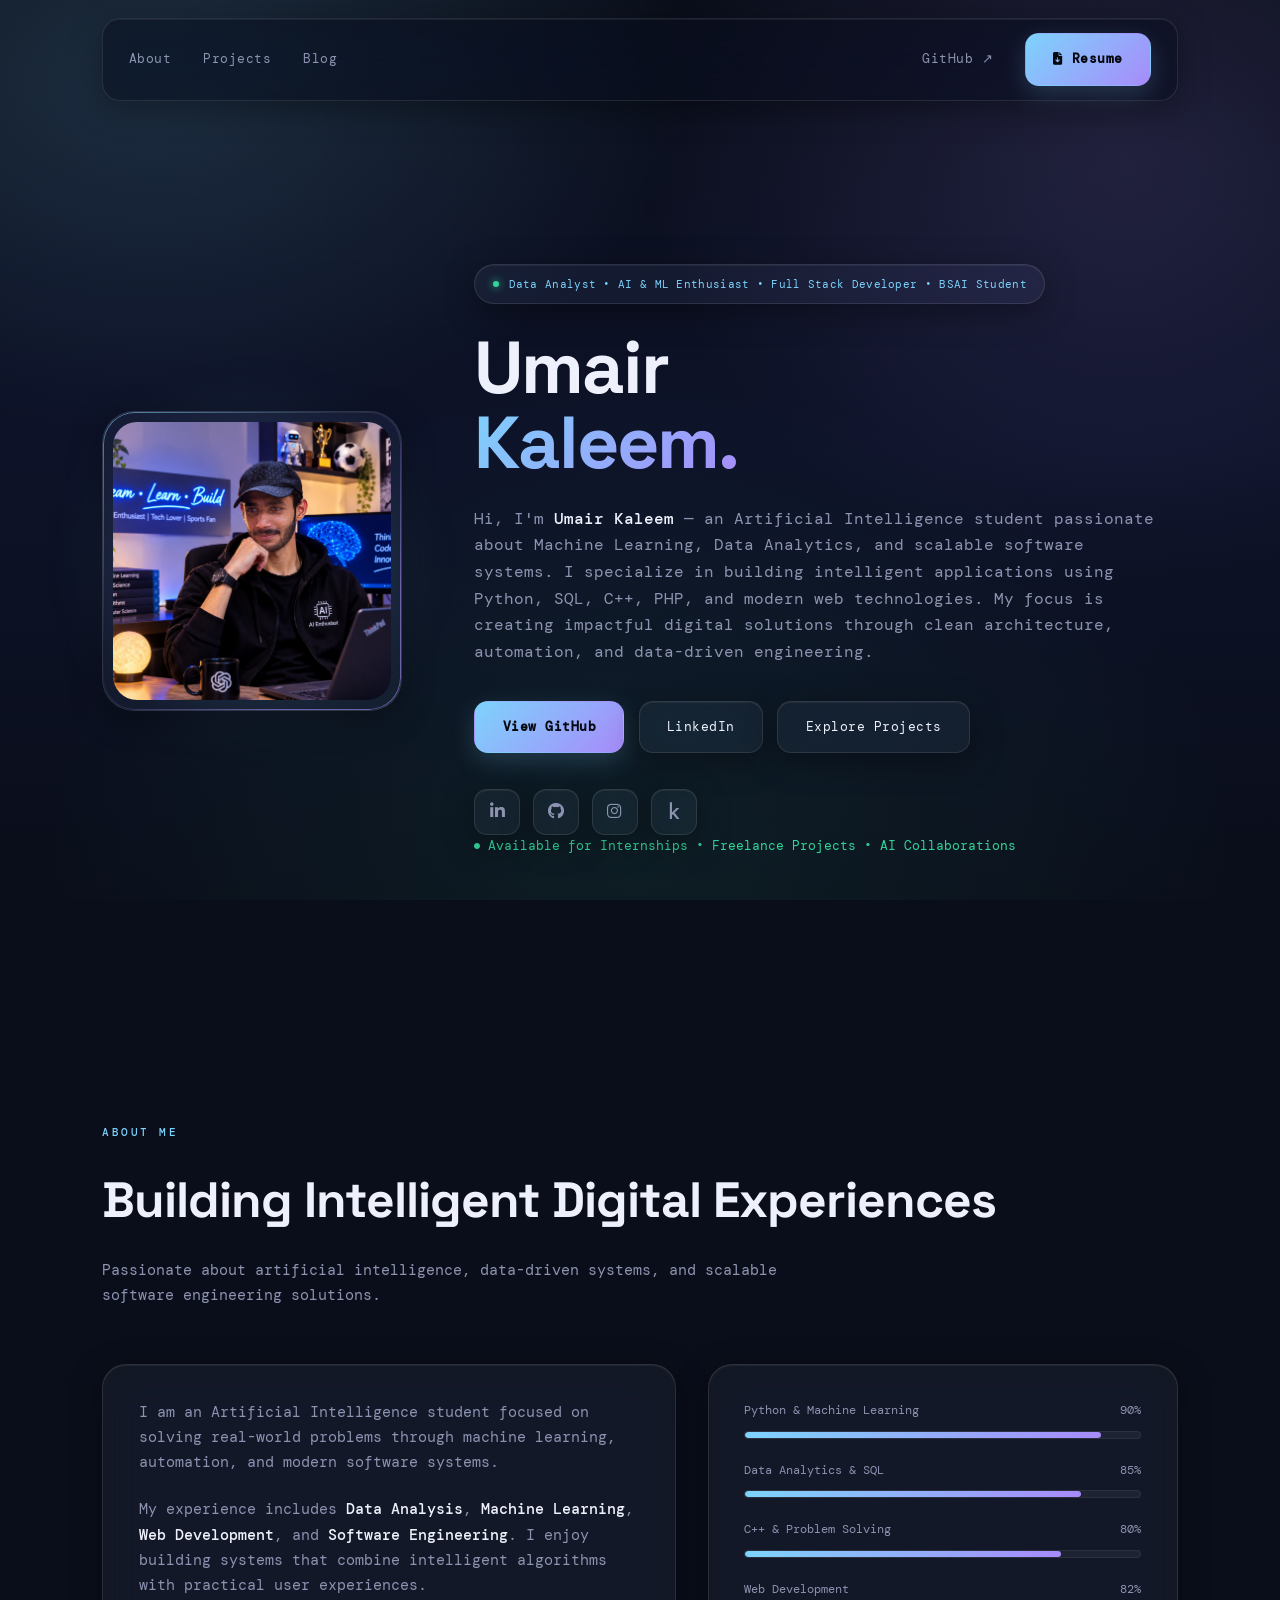
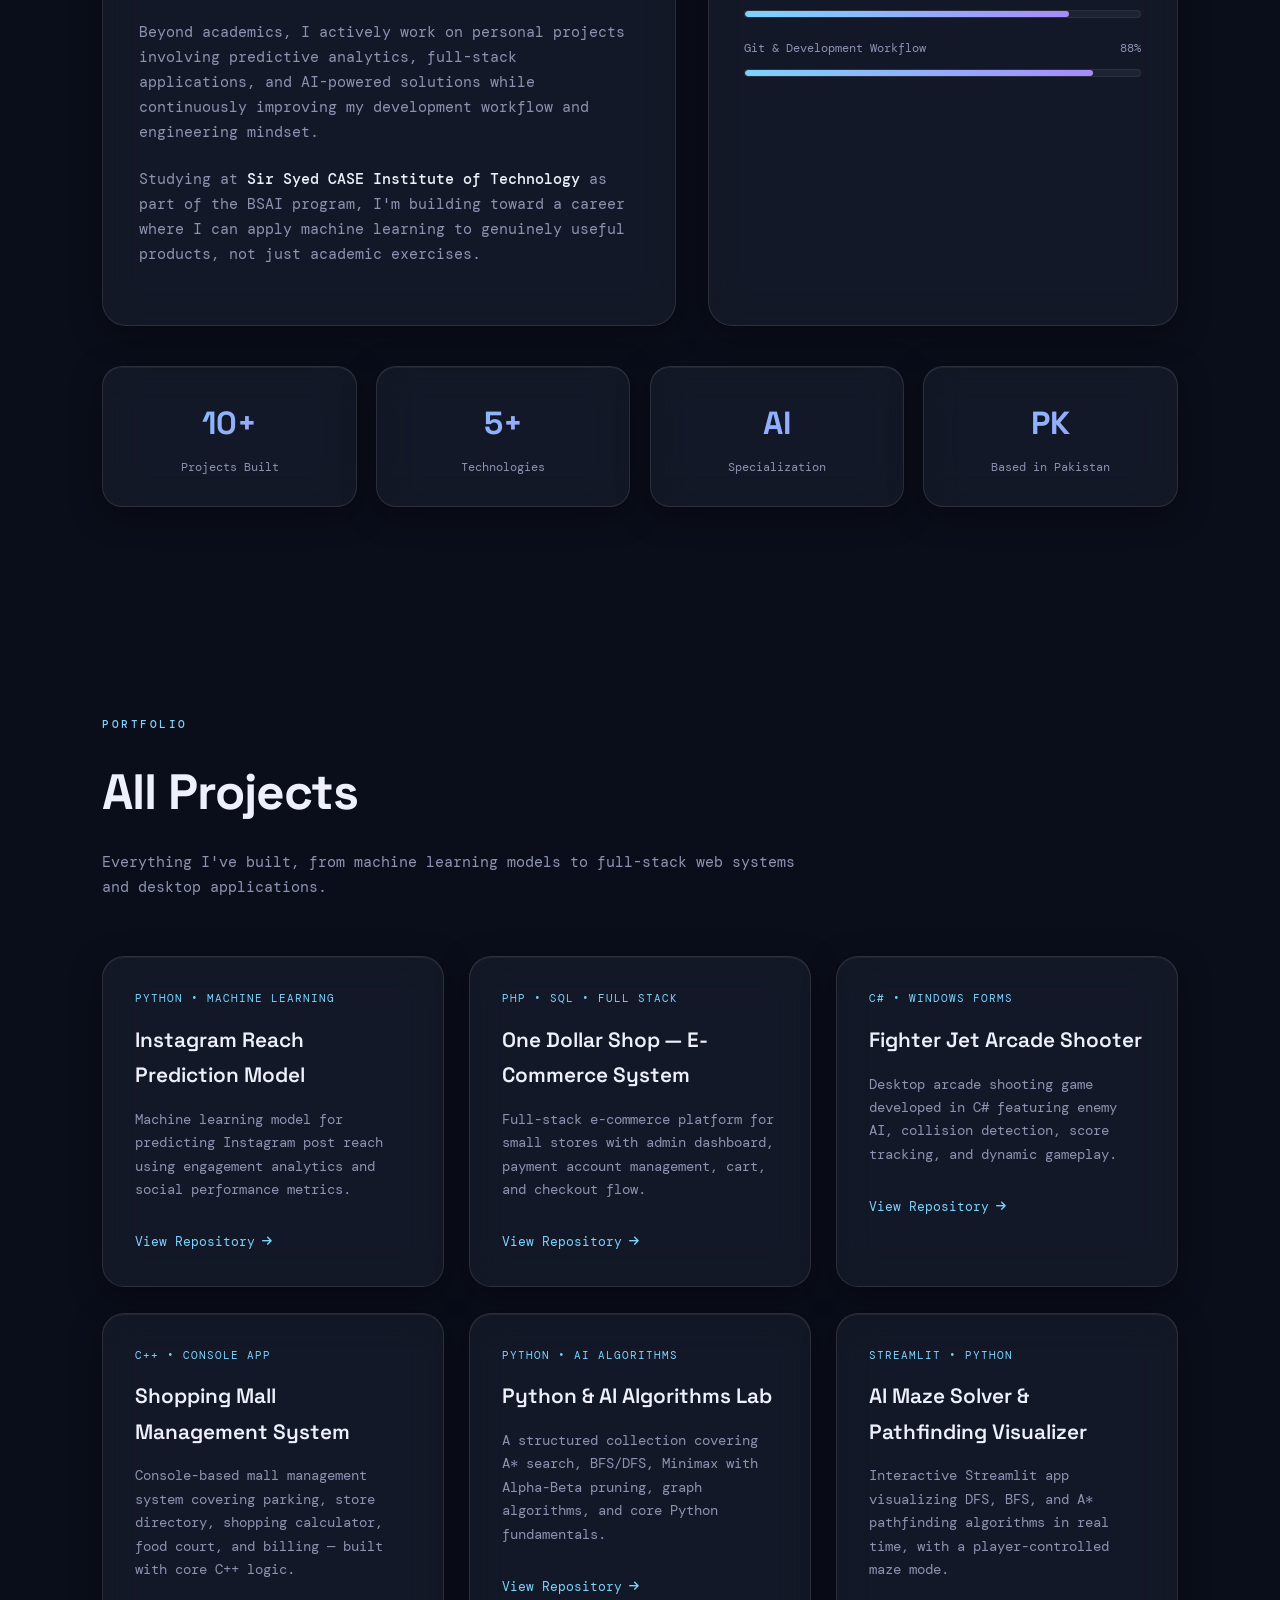
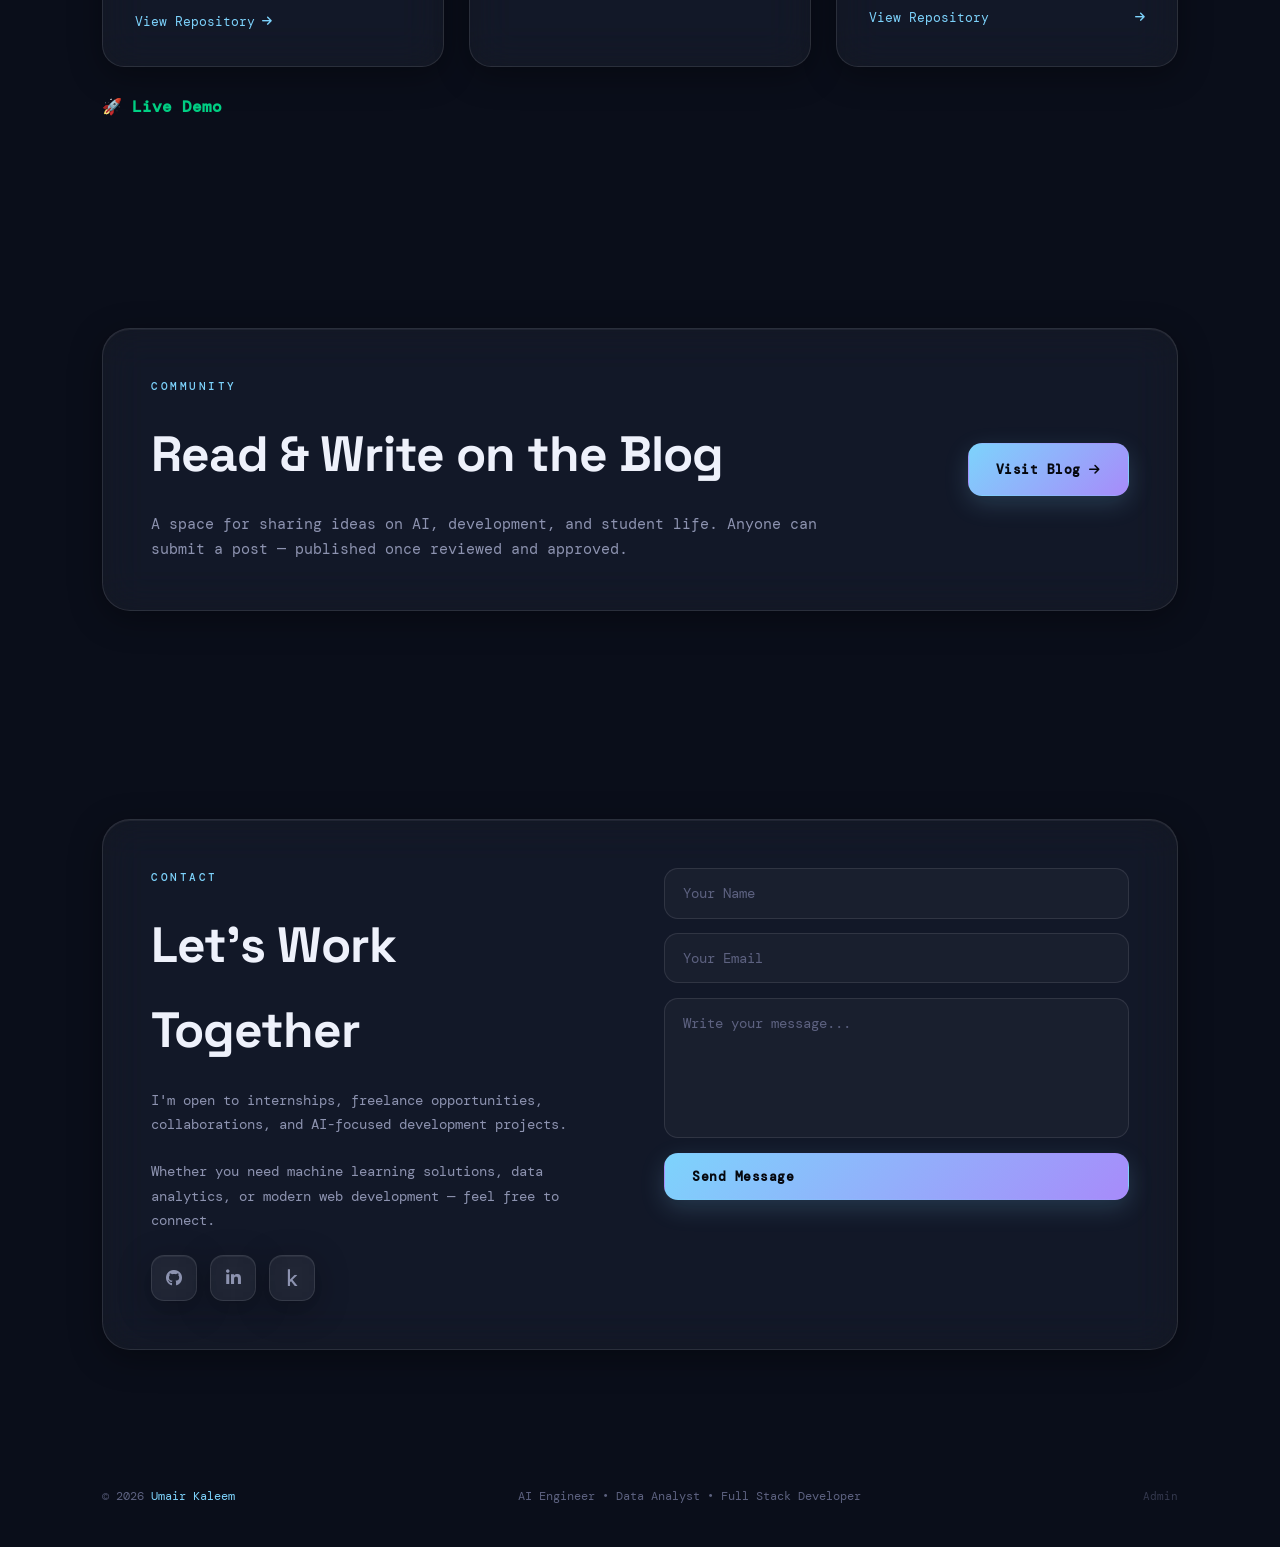
<file: index.html>
<!DOCTYPE html>
<html lang="en">

<head>

    <meta charset="UTF-8" />
    <meta name="viewport" content="width=device-width, initial-scale=1.0"/>

    <title>Umair Kaleem | AI Engineer & Data Analyst</title>

    <meta name="title" content="Umair Kaleem — AI & ML Engineer">
    <meta name="description" content="Umair Kaleem is an Artificial Intelligence student, Machine Learning Engineer, Data Analyst, and Full Stack Developer building AI-powered applications, predictive models, and modern web solutions in Pakistan.">
    <meta name="keywords" content="Umair Kaleem, AI Engineer, Machine Learning Engineer, Data Analyst, Python Developer, Full Stack Developer, Artificial Intelligence Student, Data Science, SQL, Machine Learning Projects, Portfolio Website, Pakistan">
    <meta name="author" content="Umair Kaleem">

    <meta property="og:type" content="website">
    <meta property="og:url" content="https://umairkaleem.github.io/">
    <meta property="og:title" content="Umair Kaleem — AI & ML Engineer">
    <meta property="og:description" content="Artificial Intelligence student, Machine Learning Engineer, and Data Analyst building intelligent systems and scalable software solutions.">

    <link rel="canonical" href="https://umairkaleem.github.io/">

    <link rel="preconnect" href="https://fonts.googleapis.com">
    <link rel="preconnect" href="https://fonts.gstatic.com" crossorigin>
    <link href="https://fonts.googleapis.com/css2?family=Space+Grotesk:wght@400;500;600;700&family=DM+Mono:wght@400;500&display=swap" rel="stylesheet">

    <link rel="stylesheet" href="https://cdnjs.cloudflare.com/ajax/libs/font-awesome/6.4.0/css/all.min.css">

    <link rel="stylesheet" href="style.css">

<script type="application/ld+json">
{
  "@context":"https://schema.org",
  "@type":"Person",
  "name":"Umair Kaleem",
  "url":"https://umairkaleem.github.io/",
  "image":"https://umairkaleem.github.io/umair.jpeg",
  "jobTitle":"AI Engineer",
  "sameAs":[
    "https://github.com/umairkaleem",
    "https://www.linkedin.com/in/umair-kaleem-918386326/",
    "https://www.kaggle.com/umairkaleem"
  ],
  "knowsAbout":[
    "Machine Learning",
    "Artificial Intelligence",
    "Data Analysis",
    "Python",
    "SQL",
    "Web Development"
  ]
}
</script>

</head>

<body>

    <!-- HEADER -->

    <header>
        <div class="header-inner glass">

            <nav class="nav-left">
                <a href="#about">About</a>
                <a href="#projects">Projects</a>
                <a href="blog.html">Blog</a>
            </nav>

            <nav class="nav-right">
                <a href="https://github.com/umairkaleem" target="_blank">GitHub ↗</a>
                <a href="Umair-Kaleem-Resume.pdf" download class="btn btn-primary">
                    <i class="fas fa-file-download"></i>
                    Resume
                </a>
            </nav>

        </div>
    </header>

    <!-- HERO -->

    <section class="hero">

        <div class="hero-content fade-up">

            <div class="hero-image-wrapper glass">
                <div class="hero-image-glow"></div>
                <img src="umair.png" alt="Umair Kaleem" class="hero-image">
            </div>

            <div>

                <div class="hero-tag glass">
                    <span class="pulse"></span>
                    Data Analyst • AI & ML Enthusiast • Full Stack Developer • BSAI Student
                </div>

                <h1 class="hero-title">
                    Umair<br>
                    <span class="grad">Kaleem.</span>
                </h1>

                <p class="hero-desc">
                    Hi, I'm <strong>Umair Kaleem</strong> — an Artificial Intelligence student passionate about Machine Learning, Data Analytics, and scalable software systems.
                    I specialize in building intelligent applications using Python, SQL, C++, PHP, and modern web technologies. My focus is creating impactful digital solutions through clean architecture, automation, and data-driven engineering.
                </p>

                <div class="hero-buttons">
                    <a href="https://github.com/umairkaleem" target="_blank" class="btn btn-primary">View GitHub</a>
                    <a href="https://www.linkedin.com/in/umair-kaleem-918386326/" target="_blank" class="btn btn-secondary glass">LinkedIn</a>
                    <a href="#projects" class="btn btn-secondary glass">Explore Projects</a>
                </div>

                <div class="socials">
                    <a href="https://linkedin.com/in/umair-kaleem-918386326/" target="_blank" class="glass"><i class="fab fa-linkedin-in"></i></a>
                    <a href="https://github.com/umairkaleem" target="_blank" class="glass"><i class="fab fa-github"></i></a>
                    <a href="https://www.instagram.com/umair._.kaleem/" target="_blank" class="glass"><i class="fab fa-instagram"></i></a>
                    <a href="https://www.kaggle.com/umairkaleem" target="_blank" class="glass"><i class="fab fa-kaggle"></i></a>
                </div>

                <p class="hero-availability">
                    <i class="fas fa-circle" style="font-size:6px;color:var(--accent3);"></i>
                    Available for Internships • Freelance Projects • AI Collaborations
                </p>

            </div>

        </div>

    </section>

    <!-- ABOUT -->

    <section class="section" id="about">

        <div class="section-header fade-up">
            <div class="section-tag">About Me</div>
            <h2 class="section-title">Building Intelligent Digital Experiences</h2>
            <p class="section-sub">Passionate about artificial intelligence, data-driven systems, and scalable software engineering solutions.</p>
        </div>

        <div class="about-grid">

            <div class="about-card glass fade-up">
                <p>I am an Artificial Intelligence student focused on solving real-world problems through machine learning, automation, and modern software systems.</p>
                <p>My experience includes <strong>Data Analysis</strong>, <strong>Machine Learning</strong>, <strong>Web Development</strong>, and <strong>Software Engineering</strong>. I enjoy building systems that combine intelligent algorithms with practical user experiences.</p>
                <p>Beyond academics, I actively work on personal projects involving predictive analytics, full-stack applications, and AI-powered solutions while continuously improving my development workflow and engineering mindset.</p>
                <p>Studying at <strong>Sir Syed CASE Institute of Technology</strong> as part of the BSAI program, I'm building toward a career where I can apply machine learning to genuinely useful products, not just academic exercises.</p>
            </div>

            <div class="about-card glass fade-up">
                <div class="skills">

                    <div class="skill">
                        <div class="skill-top"><span>Python & Machine Learning</span><span>90%</span></div>
                        <div class="skill-bar"><div class="skill-fill" data-width="90%"></div></div>
                    </div>

                    <div class="skill">
                        <div class="skill-top"><span>Data Analytics & SQL</span><span>85%</span></div>
                        <div class="skill-bar"><div class="skill-fill" data-width="85%"></div></div>
                    </div>

                    <div class="skill">
                        <div class="skill-top"><span>C++ & Problem Solving</span><span>80%</span></div>
                        <div class="skill-bar"><div class="skill-fill" data-width="80%"></div></div>
                    </div>

                    <div class="skill">
                        <div class="skill-top"><span>Web Development</span><span>82%</span></div>
                        <div class="skill-bar"><div class="skill-fill" data-width="82%"></div></div>
                    </div>

                    <div class="skill">
                        <div class="skill-top"><span>Git & Development Workflow</span><span>88%</span></div>
                        <div class="skill-bar"><div class="skill-fill" data-width="88%"></div></div>
                    </div>

                </div>
            </div>

        </div>

        <div class="stats fade-up">
            <div class="stat-card glass"><div class="stat-number">10+</div><div class="stat-text">Projects Built</div></div>
            <div class="stat-card glass"><div class="stat-number">5+</div><div class="stat-text">Technologies</div></div>
            <div class="stat-card glass"><div class="stat-number">AI</div><div class="stat-text">Specialization</div></div>
            <div class="stat-card glass"><div class="stat-number">PK</div><div class="stat-text">Based in Pakistan</div></div>
        </div>

    </section>

    <!-- PROJECTS -->

    <section class="section" id="projects">

        <div class="section-header fade-up">
            <div class="section-tag">Portfolio</div>
            <h2 class="section-title">All Projects</h2>
            <p class="section-sub">Everything I've built, from machine learning models to full-stack web systems and desktop applications.</p>
        </div>

        <div class="projects-grid">

            <a href="https://github.com/umairkaleem/instagram_impressions_model" target="_blank" class="project-card glass fade-up">
                <div class="project-tech">Python • Machine Learning</div>
                <h3 class="project-title">Instagram Reach Prediction Model</h3>
                <p class="project-desc">Machine learning model for predicting Instagram post reach using engagement analytics and social performance metrics.</p>
                <span class="project-link">View Repository <i class="fas fa-arrow-right" style="font-size:0.7rem;"></i></span>
            </a>

            <a href="https://github.com/umairkaleem/E-commerce-webpage-for-small-stores" target="_blank" class="project-card glass fade-up">
                <div class="project-tech">PHP • SQL • Full Stack</div>
                <h3 class="project-title">One Dollar Shop — E-Commerce System</h3>
                <p class="project-desc">Full-stack e-commerce platform for small stores with admin dashboard, payment account management, cart, and checkout flow.</p>
                <span class="project-link">View Repository <i class="fas fa-arrow-right" style="font-size:0.7rem;"></i></span>
            </a>

            <a href="https://github.com/umairkaleem/fighterJetShootingGame" target="_blank" class="project-card glass fade-up">
                <div class="project-tech">C# • Windows Forms</div>
                <h3 class="project-title">Fighter Jet Arcade Shooter</h3>
                <p class="project-desc">Desktop arcade shooting game developed in C# featuring enemy AI, collision detection, score tracking, and dynamic gameplay.</p>
                <span class="project-link">View Repository <i class="fas fa-arrow-right" style="font-size:0.7rem;"></i></span>
            </a>

            <a href="https://github.com/umairkaleem/1st-samester-project" target="_blank" class="project-card glass fade-up">
                <div class="project-tech">C++ • Console App</div>
                <h3 class="project-title">Shopping Mall Management System</h3>
                <p class="project-desc">Console-based mall management system covering parking, store directory, shopping calculator, food court, and billing — built with core C++ logic.</p>
                <span class="project-link">View Repository <i class="fas fa-arrow-right" style="font-size:0.7rem;"></i></span>
            </a>

            <a href="https://github.com/umairkaleem/Python_learning" target="_blank" class="project-card glass fade-up">
                <div class="project-tech">Python • AI Algorithms</div>
                <h3 class="project-title">Python & AI Algorithms Lab</h3>
                <p class="project-desc">A structured collection covering A* search, BFS/DFS, Minimax with Alpha-Beta pruning, graph algorithms, and core Python fundamentals.</p>
                <span class="project-link">View Repository <i class="fas fa-arrow-right" style="font-size:0.7rem;"></i></span>
            </a>
<a href="https://github.com/umairkaleem/AI-Maze-Solver" target="_blank" class="project-card glass fade-up">
    <div class="project-tech">Streamlit • Python</div>
    <h3 class="project-title">AI Maze Solver & Pathfinding Visualizer</h3>
    <p class="project-desc">
        Interactive Streamlit app visualizing DFS, BFS, and A* pathfinding algorithms in real time, with a player-controlled maze mode.
    </p>
        <!-- <div style="display:flex; justify-content:space-between; align-items:center; margin-top:15px;"> -->
        <span class="project-link" style="display:flex; justify-content:space-between; align-items:center; margin-top:15px;">
            View Repository <i class="fas fa-arrow-right" style="font-size:0.7rem;"></i>
        <a href="https://ai-maze-solver.streamlit.app/"
           target="_blank"
           rel="noopener noreferrer"
           onclick="event.stopPropagation();"
           style="color:#00d084; font-weight:600; text-decoration:none;">
            🚀 Live Demo
        </a>
        </span>
</a>

            <!-- <a href="https://github.com/umairkaleem/AI-Maze-Solver" target="_blank" class="project-card glass fade-up">
                <div class="project-tech">Streamlit • Python</div>
                <h3 class="project-title">AI Maze Solver & Pathfinding Visualizer</h3>
                <p class="project-desc">Interactive Streamlit app visualizing DFS, BFS, and A* pathfinding algorithms in real time, with a player-controlled maze mode.</p>
                <span class="project-link">View Repository <i class="fas fa-arrow-right" style="font-size:0.7rem;"></i></span>
            </a> -->

        </div>

    </section>

    <!-- BLOG TEASER -->

    <section class="section" id="blog-teaser">

        <div class="blog-teaser-box glass fade-up">

            <div class="blog-teaser-text">
                <div class="section-tag">Community</div>
                <h2 class="section-title">Read & Write on the Blog</h2>
                <p class="section-sub">
                    A space for sharing ideas on AI, development, and student life.
                    Anyone can submit a post — published once reviewed and approved.
                </p>
            </div>

            <a href="blog.html" class="btn btn-primary">
                Visit Blog <i class="fas fa-arrow-right" style="font-size:0.75rem;"></i>
            </a>

        </div>

    </section>

    <!-- CONTACT -->

    <section class="section" id="contact">

        <div class="contact-box glass fade-up">

            <div class="contact-grid">

                <div class="contact-info">
                    <div class="section-tag">Contact</div>
                    <h2 class="section-title">Let's Work Together</h2>
                    <p>I'm open to internships, freelance opportunities, collaborations, and AI-focused development projects.</p>
                    <p>Whether you need machine learning solutions, data analytics, or modern web development — feel free to connect.</p>

                    <div class="socials">
                        <a href="https://github.com/umairkaleem" target="_blank" class="glass"><i class="fab fa-github"></i></a>
                        <a href="https://linkedin.com/in/umair-kaleem-918386326/" target="_blank" class="glass"><i class="fab fa-linkedin-in"></i></a>
                        <a href="https://www.kaggle.com/umairkaleem" target="_blank" class="glass"><i class="fab fa-kaggle"></i></a>
                    </div>
                </div>

                <form action="https://api.web3forms.com/submit" method="POST">
                    <input type="hidden" name="access_key" value="80ad74d9-eb8b-439f-8fec-044926c37650">
                    <input type="text" name="name" placeholder="Your Name" required>
                    <input type="email" name="email" placeholder="Your Email" required>
                    <textarea name="message" rows="6" placeholder="Write your message..." required></textarea>
                    <button type="submit" class="btn btn-primary">Send Message</button>
                </form>

            </div>

        </div>

    </section>

    <!-- FOOTER -->

    <footer>
        <span>© 2026 <span class="footer-name">Umair Kaleem</span></span>
        <span>AI Engineer • Data Analyst • Full Stack Developer</span>
        <a href="admin.html" class="footer-admin-link">Admin</a>
    </footer>

    <script>

        const observer = new IntersectionObserver((entries) => {
            entries.forEach((entry) => {
                if(entry.isIntersecting){
                    entry.target.classList.add('active');
                    const fills = entry.target.querySelectorAll('.skill-fill');
                    fills.forEach((fill) => { fill.style.width = fill.getAttribute('data-width'); });
                }
            });
        }, { threshold:0.1 });

        document.querySelectorAll('.fade-up').forEach((el) => { observer.observe(el); });

    </script>

</body>

</html>
</file>
<file: style.css>
*{
    margin:0;
    padding:0;
    box-sizing:border-box;
}

:root{
    --bg-1:#0a0e1a;
    --bg-2:#0d1228;
    --glass:rgba(255,255,255,0.045);
    --glass-strong:rgba(255,255,255,0.08);
    --glass-border:rgba(255,255,255,0.10);
    --glass-border-hover:rgba(125,211,252,0.35);
    --text:#eef1fb;
    --muted:#8d93b0;
    --muted-dim:#5d6280;
    --accent:#7dd3fc;
    --accent2:#a78bfa;
    --accent3:#34d399;
    --danger:#fb7185;
}

html{
    scroll-behavior:smooth;
}

body{
    background:var(--bg-1);
    color:var(--text);
    font-family:'DM Mono', monospace;
    overflow-x:hidden;
    line-height:1.7;
    position:relative;
    min-height:100vh;
}

body::before{
    content:'';
    position:fixed;
    inset:0;
    z-index:-2;
    background:
        radial-gradient(ellipse 900px 600px at 12% 8%, rgba(125,211,252,0.16), transparent 60%),
        radial-gradient(ellipse 800px 700px at 88% 18%, rgba(167,139,250,0.14), transparent 60%),
        radial-gradient(ellipse 1000px 800px at 50% 95%, rgba(52,211,153,0.08), transparent 60%),
        linear-gradient(180deg, var(--bg-1), var(--bg-2) 50%, var(--bg-1));
}

body::after{
    content:'';
    position:fixed;
    inset:0;
    z-index:-1;
    opacity:0.4;
    pointer-events:none;
    background-image:
        linear-gradient(rgba(255,255,255,0.025) 1px, transparent 1px),
        linear-gradient(90deg, rgba(255,255,255,0.025) 1px, transparent 1px);
    background-size:64px 64px;
    mask-image:radial-gradient(ellipse 100% 100% at 50% 0%, black 30%, transparent 75%);
}

a{ text-decoration:none; color:inherit; }
img{ max-width:100%; }

::selection{
    background:rgba(125,211,252,0.25);
    color:#fff;
}

.glass{
    background:var(--glass);
    backdrop-filter:blur(20px) saturate(140%);
    -webkit-backdrop-filter:blur(20px) saturate(140%);
    border:1px solid var(--glass-border);
    box-shadow:
        inset 0 1px 0 rgba(255,255,255,0.06),
        0 8px 32px rgba(0,0,0,0.35);
}

/* HEADER */

header{
    width:100%;
    position:sticky;
    top:0;
    z-index:999;
    padding:1.1rem 8%;
}

.header-inner{
    display:flex;
    justify-content:space-between;
    align-items:center;
    padding:0.9rem 1.6rem;
    border-radius:18px;
    background:rgba(10,14,26,0.55);
}

.nav-left, .nav-right{
    display:flex;
    gap:2rem;
    align-items:center;
}

nav a:not(.btn){
    color:var(--muted);
    font-size:0.8rem;
    letter-spacing:0.5px;
    transition:color 0.3s;
    position:relative;
}

nav a:not(.btn)::after{
    content:'';
    position:absolute;
    left:0;
    bottom:-4px;
    width:0;
    height:1px;
    background:var(--accent);
    transition:width 0.3s;
}

nav a:not(.btn):hover{ color:var(--text); }
nav a:not(.btn):hover::after{ width:100%; }

/* HERO */

.hero{
    min-height:100vh;
    display:flex;
    align-items:center;
    justify-content:center;
    padding:5rem 8% 6rem;
}

.hero-content{
    display:grid;
    grid-template-columns:300px 1fr;
    align-items:center;
    gap:4.5rem;
    width:100%;
    max-width:1300px;
}

.hero-image-wrapper{
    position:relative;
    padding:10px;
    border-radius:32px;
}

.hero-image-wrapper::before{
    content:'';
    position:absolute;
    inset:0;
    border-radius:32px;
    padding:1px;
    background:linear-gradient(135deg, var(--accent), transparent 40%, var(--accent2) 80%);
    -webkit-mask:linear-gradient(#fff 0 0) content-box, linear-gradient(#fff 0 0);
    -webkit-mask-composite:xor;
    mask-composite:exclude;
    opacity:0.6;
}

.hero-image{
    width:100%;
    aspect-ratio:1/1;
    border-radius:24px;
    object-fit:cover;
    display:block;
    position:relative;
}

.hero-image-glow{
    position:absolute;
    inset:-40px;
    background:radial-gradient(circle, rgba(125,211,252,0.18), transparent 70%);
    z-index:-1;
    filter:blur(20px);
}

.hero-tag{
    display:inline-flex;
    align-items:center;
    gap:0.6rem;
    padding:0.6rem 1.1rem;
    border-radius:999px;
    font-size:0.7rem;
    margin-bottom:1.6rem;
    color:var(--accent);
    letter-spacing:0.3px;
}

.hero-tag .pulse{
    width:6px;
    height:6px;
    border-radius:50%;
    background:var(--accent3);
    box-shadow:0 0 8px var(--accent3);
    animation:pulse 2s ease-in-out infinite;
}

@keyframes pulse{
    0%,100%{opacity:1; transform:scale(1);}
    50%{opacity:0.5; transform:scale(0.7);}
}

.hero-title{
    font-family:'Space Grotesk', sans-serif;
    font-size:clamp(2.6rem, 6.5vw, 4.6rem);
    line-height:1.02;
    margin-bottom:1.6rem;
    letter-spacing:-2px;
    font-weight:700;
}

.hero-title .grad{
    background:linear-gradient(135deg, var(--accent), var(--accent2));
    -webkit-background-clip:text;
    background-clip:text;
    color:transparent;
}

.hero-desc{
    color:var(--muted);
    max-width:680px;
    font-size:0.98rem;
    margin-bottom:2.2rem;
}

.hero-desc strong{ color:var(--text); font-weight:500; }

.hero-buttons{
    display:flex;
    gap:0.9rem;
    flex-wrap:wrap;
    margin-bottom:2.2rem;
}

.btn{
    padding:0.9rem 1.7rem;
    border-radius:14px;
    font-size:0.8rem;
    transition:all 0.3s;
    letter-spacing:0.5px;
    border:1px solid transparent;
    cursor:pointer;
    display:inline-flex;
    align-items:center;
    gap:0.5rem;
    font-family:'DM Mono', monospace;
}

.btn-primary{
    background:linear-gradient(135deg, var(--accent), var(--accent2));
    color:#06080f;
    font-weight:600;
    box-shadow:0 8px 24px rgba(125,211,252,0.18);
}

.btn-primary:hover{
    transform:translateY(-3px);
    box-shadow:0 14px 32px rgba(125,211,252,0.28);
}

.btn-primary:disabled{
    opacity:0.5;
    cursor:not-allowed;
    transform:none;
}

.btn-secondary{
    border:1px solid var(--glass-border);
    color:var(--text);
    background:var(--glass);
}

.btn-secondary:hover{
    border-color:var(--glass-border-hover);
    background:var(--glass-strong);
    transform:translateY(-3px);
}

.btn-danger{
    border:1px solid rgba(251,113,133,0.3);
    color:var(--danger);
    background:rgba(251,113,133,0.08);
}

.btn-danger:hover{
    background:rgba(251,113,133,0.15);
    border-color:rgba(251,113,133,0.5);
}

.btn-small{
    padding:0.55rem 1rem;
    font-size:0.72rem;
}

.socials{ display:flex; gap:0.8rem; }

.socials a{
    width:46px;
    height:46px;
    border-radius:13px;
    display:flex;
    align-items:center;
    justify-content:center;
    color:var(--muted);
    transition:all 0.3s;
    font-size:1.05rem;
}

.socials a:hover{
    color:var(--accent);
    transform:translateY(-4px);
    border-color:var(--glass-border-hover);
    background:var(--glass-strong);
}

.hero-availability{
    color:var(--accent3);
    font-size:0.82rem;
    display:flex;
    align-items:center;
    gap:0.5rem;
}

/* SECTION */

.section{
    padding:6.5rem 8%;
    position:relative;
}

.section-header{ margin-bottom:3.5rem; }

.section-tag{
    color:var(--accent);
    text-transform:uppercase;
    letter-spacing:2.5px;
    font-size:0.7rem;
    margin-bottom:1rem;
    font-weight:500;
}

.section-title{
    font-family:'Space Grotesk', sans-serif;
    font-size:clamp(1.9rem, 4.5vw, 3.1rem);
    margin-bottom:1rem;
    font-weight:700;
    letter-spacing:-1px;
}

.section-sub{
    color:var(--muted);
    max-width:700px;
    font-size:0.92rem;
}

/* ABOUT */

.about-grid{
    display:grid;
    grid-template-columns:1.1fr 0.9fr;
    gap:2rem;
}

.about-card{
    padding:2.2rem;
    border-radius:24px;
}

.about-card p{
    color:var(--muted);
    margin-bottom:1.4rem;
    font-size:0.92rem;
}

.about-card strong{ color:var(--text); font-weight:500; }

/* SKILLS */

.skills{ display:flex; flex-direction:column; gap:1.3rem; }
.skill{ display:flex; flex-direction:column; gap:0.6rem; }

.skill-top{
    display:flex;
    justify-content:space-between;
    color:var(--muted);
    font-size:0.78rem;
}

.skill-bar{
    height:8px;
    background:rgba(255,255,255,0.05);
    border-radius:999px;
    overflow:hidden;
    border:1px solid rgba(255,255,255,0.06);
}

.skill-fill{
    height:100%;
    border-radius:999px;
    background:linear-gradient(90deg, var(--accent), var(--accent2));
    width:0;
    transition:width 1.4s cubic-bezier(0.16,1,0.3,1);
}

/* STATS */

.stats{
    display:grid;
    grid-template-columns:repeat(4,1fr);
    gap:1.2rem;
    margin-top:2.5rem;
}

.stat-card{
    padding:1.8rem 1.4rem;
    border-radius:20px;
    text-align:center;
    transition:all 0.3s;
}

.stat-card:hover{
    border-color:var(--glass-border-hover);
    transform:translateY(-4px);
}

.stat-number{
    font-family:'Space Grotesk', sans-serif;
    font-size:2rem;
    font-weight:700;
    background:linear-gradient(135deg, var(--accent), var(--accent2));
    -webkit-background-clip:text;
    background-clip:text;
    color:transparent;
}

.stat-text{
    color:var(--muted);
    font-size:0.76rem;
    margin-top:0.4rem;
}

/* PROJECTS */

.projects-grid{
    display:grid;
    grid-template-columns:repeat(auto-fit,minmax(320px,1fr));
    gap:1.6rem;
}

.project-card{
    border-radius:22px;
    padding:2rem;
    transition:transform 0.4s cubic-bezier(0.16,1,0.3,1), border-color 0.4s;
    position:relative;
    overflow:hidden;
    display:block;
}

.project-card::after{
    content:'';
    position:absolute;
    top:0;
    left:-150%;
    width:60%;
    height:100%;
    background:linear-gradient(105deg,
        transparent 0%,
        rgba(255,255,255,0.0) 35%,
        rgba(255,255,255,0.10) 50%,
        rgba(255,255,255,0.0) 65%,
        transparent 100%);
    transform:skewX(-15deg);
    transition:left 0.9s cubic-bezier(0.16,1,0.3,1);
    pointer-events:none;
}

.project-card:hover::after{ left:150%; }

.project-card:hover{
    transform:translateY(-8px);
    border-color:var(--glass-border-hover);
}

.project-tech{
    color:var(--accent);
    font-size:0.7rem;
    margin-bottom:0.9rem;
    letter-spacing:1px;
    text-transform:uppercase;
}

.project-title{
    font-family:'Space Grotesk', sans-serif;
    font-size:1.3rem;
    margin-bottom:0.9rem;
    color:var(--text);
    font-weight:600;
}

.project-desc{
    color:var(--muted);
    margin-bottom:1.6rem;
    font-size:0.86rem;
}

.project-link{
    color:var(--accent);
    font-size:0.8rem;
    display:inline-flex;
    align-items:center;
    gap:0.4rem;
}

/* BLOG TEASER */

.blog-teaser-box{
    border-radius:28px;
    padding:3rem;
    display:flex;
    justify-content:space-between;
    align-items:center;
    gap:2rem;
    flex-wrap:wrap;
}

.blog-teaser-text{ flex:1; min-width:280px; }

/* BLOG PAGE */

.blog-hero{
    padding:8rem 8% 3rem;
}

.blog-list{
    display:grid;
    grid-template-columns:repeat(auto-fit,minmax(320px,1fr));
    gap:1.6rem;
    margin-top:2.5rem;
}

.blog-card{
    border-radius:22px;
    padding:2rem;
    transition:all 0.3s;
}

.blog-card:hover{
    border-color:var(--glass-border-hover);
    transform:translateY(-6px);
}

.blog-card-meta{
    color:var(--muted-dim);
    font-size:0.72rem;
    margin-bottom:1rem;
    display:flex;
    gap:0.8rem;
    align-items:center;
}

.blog-card-title{
    font-family:'Space Grotesk', sans-serif;
    font-size:1.2rem;
    margin-bottom:0.8rem;
    font-weight:600;
}

.blog-card-excerpt{
    color:var(--muted);
    font-size:0.86rem;
}

.empty-state{
    text-align:center;
    padding:4rem 2rem;
    color:var(--muted-dim);
}

.empty-state i{
    font-size:2rem;
    margin-bottom:1rem;
    opacity:0.5;
}

/* FORMS */

form{
    display:flex;
    flex-direction:column;
    gap:0.9rem;
}

input,
textarea,
select{
    background:rgba(255,255,255,0.03);
    border:1px solid var(--glass-border);
    color:var(--text);
    padding:0.95rem 1.1rem;
    border-radius:14px;
    font-family:'DM Mono', monospace;
    font-size:0.88rem;
    resize:none;
    outline:none;
    transition:all 0.3s;
    width:100%;
}

input::placeholder,
textarea::placeholder{ color:var(--muted-dim); }

input:focus,
textarea:focus,
select:focus{
    border-color:var(--glass-border-hover);
    background:rgba(255,255,255,0.05);
}

button{
    border:none;
    cursor:pointer;
    font-family:'DM Mono', monospace;
}

.form-box{
    border-radius:24px;
    padding:2.4rem;
    max-width:640px;
    margin:0 auto;
}

.form-note{
    color:var(--muted-dim);
    font-size:0.78rem;
    margin-top:0.8rem;
}

.status-msg{
    padding:0.9rem 1.1rem;
    border-radius:14px;
    font-size:0.82rem;
    margin-top:1rem;
    display:none;
}

.status-msg.show{ display:block; }

.status-msg.success{
    background:rgba(52,211,153,0.1);
    border:1px solid rgba(52,211,153,0.3);
    color:var(--accent3);
}

.status-msg.error{
    background:rgba(251,113,133,0.1);
    border:1px solid rgba(251,113,133,0.3);
    color:var(--danger);
}

/* ADMIN */

.admin-login-box{
    max-width:420px;
    margin:8rem auto;
    padding:2.6rem;
    border-radius:24px;
}

.admin-dashboard{
    padding:8rem 8% 4rem;
}

.admin-tabs{
    display:flex;
    gap:0.8rem;
    margin-bottom:2.5rem;
    flex-wrap:wrap;
}

.admin-tab{
    padding:0.7rem 1.3rem;
    border-radius:12px;
    font-size:0.8rem;
    cursor:pointer;
    color:var(--muted);
    border:1px solid var(--glass-border);
    background:var(--glass);
    transition:all 0.3s;
}

.admin-tab.active{
    color:var(--text);
    border-color:var(--glass-border-hover);
    background:var(--glass-strong);
}

.admin-panel{ display:none; }
.admin-panel.active{ display:block; }

.admin-item{
    border-radius:18px;
    padding:1.6rem;
    margin-bottom:1rem;
    display:flex;
    justify-content:space-between;
    align-items:flex-start;
    gap:1.5rem;
    flex-wrap:wrap;
}

.admin-item-content{ flex:1; min-width:240px; }

.admin-item-title{
    font-family:'Space Grotesk', sans-serif;
    font-size:1.1rem;
    margin-bottom:0.5rem;
    font-weight:600;
}

.admin-item-meta{
    color:var(--muted-dim);
    font-size:0.72rem;
    margin-bottom:0.8rem;
}

.admin-item-body{
    color:var(--muted);
    font-size:0.85rem;
}

.admin-item-actions{
    display:flex;
    gap:0.6rem;
    flex-shrink:0;
}

.badge{
    display:inline-block;
    padding:0.25rem 0.7rem;
    border-radius:999px;
    font-size:0.65rem;
    letter-spacing:0.5px;
    text-transform:uppercase;
}

.badge-pending{ background:rgba(251,191,36,0.12); color:#fbbf24; }
.badge-approved{ background:rgba(52,211,153,0.12); color:var(--accent3); }
.badge-rejected{ background:rgba(251,113,133,0.12); color:var(--danger); }

.file-upload-zone{
    border:1.5px dashed var(--glass-border);
    border-radius:18px;
    padding:2.5rem;
    text-align:center;
    color:var(--muted);
    margin-bottom:2rem;
    transition:all 0.3s;
}

.file-upload-zone:hover{
    border-color:var(--glass-border-hover);
    background:var(--glass);
}

.file-upload-zone i{
    font-size:1.8rem;
    margin-bottom:0.8rem;
    color:var(--accent);
    display:block;
}

.file-item{
    display:flex;
    align-items:center;
    justify-content:space-between;
    padding:1.1rem 1.5rem;
    border-radius:16px;
    margin-bottom:0.8rem;
}

.file-item-left{
    display:flex;
    align-items:center;
    gap:1rem;
}

.file-item-left i{
    font-size:1.2rem;
    color:var(--accent);
    width:24px;
}

.file-item-name{ font-size:0.88rem; }
.file-item-meta{ color:var(--muted-dim); font-size:0.72rem; }

.admin-header-bar{
    display:flex;
    justify-content:space-between;
    align-items:center;
    margin-bottom:2.5rem;
    flex-wrap:wrap;
    gap:1rem;
}

/* CONTACT */

.contact-box{
    border-radius:28px;
    padding:3rem;
}

.contact-grid{
    display:grid;
    grid-template-columns:1fr 1fr;
    gap:3rem;
}

.contact-info p{
    color:var(--muted);
    margin-bottom:1.4rem;
    font-size:0.9rem;
}

/* FOOTER */

footer{
    padding:2rem 8% 2.5rem;
    display:flex;
    justify-content:space-between;
    align-items:center;
    color:var(--muted-dim);
    font-size:0.78rem;
}

.footer-name{ color:var(--accent); }

.footer-admin-link{
    color:var(--muted-dim);
    opacity:0.5;
    font-size:0.7rem;
    transition:opacity 0.3s;
}

.footer-admin-link:hover{ opacity:1; color:var(--accent); }

/* ANIMATION */

.fade-up{
    opacity:0;
    transform:translateY(24px);
    transition:opacity 0.8s ease, transform 0.8s ease;
}

.fade-up.active{ opacity:1; transform:translateY(0); }

/* MOBILE */

@media(max-width:980px){

    .hero-content,
    .about-grid,
    .contact-grid{ grid-template-columns:1fr; }

    .hero{ padding-top:7rem; }

    .hero-image-wrapper{ max-width:280px; margin:0 auto; }

    .stats{ grid-template-columns:repeat(2,1fr); }

    footer{ flex-direction:column; gap:0.8rem; text-align:center; }

    .blog-teaser-box{ flex-direction:column; text-align:center; }
}

@media(max-width:600px){

    header{ padding:1rem 5%; }
    .header-inner{ padding:0.8rem 1.2rem; }
    .nav-left a:not(.btn){ display:none; }

    .section,
    .hero,
    .blog-hero,
    .admin-dashboard{ padding-left:6%; padding-right:6%; }

    .stats{ grid-template-columns:1fr; }

    .hero-title{ letter-spacing:-1px; }

    .contact-box,
    .form-box{ padding:1.8rem; }

    .admin-item{ flex-direction:column; }
    .admin-item-actions{ width:100%; }
}
</file>
